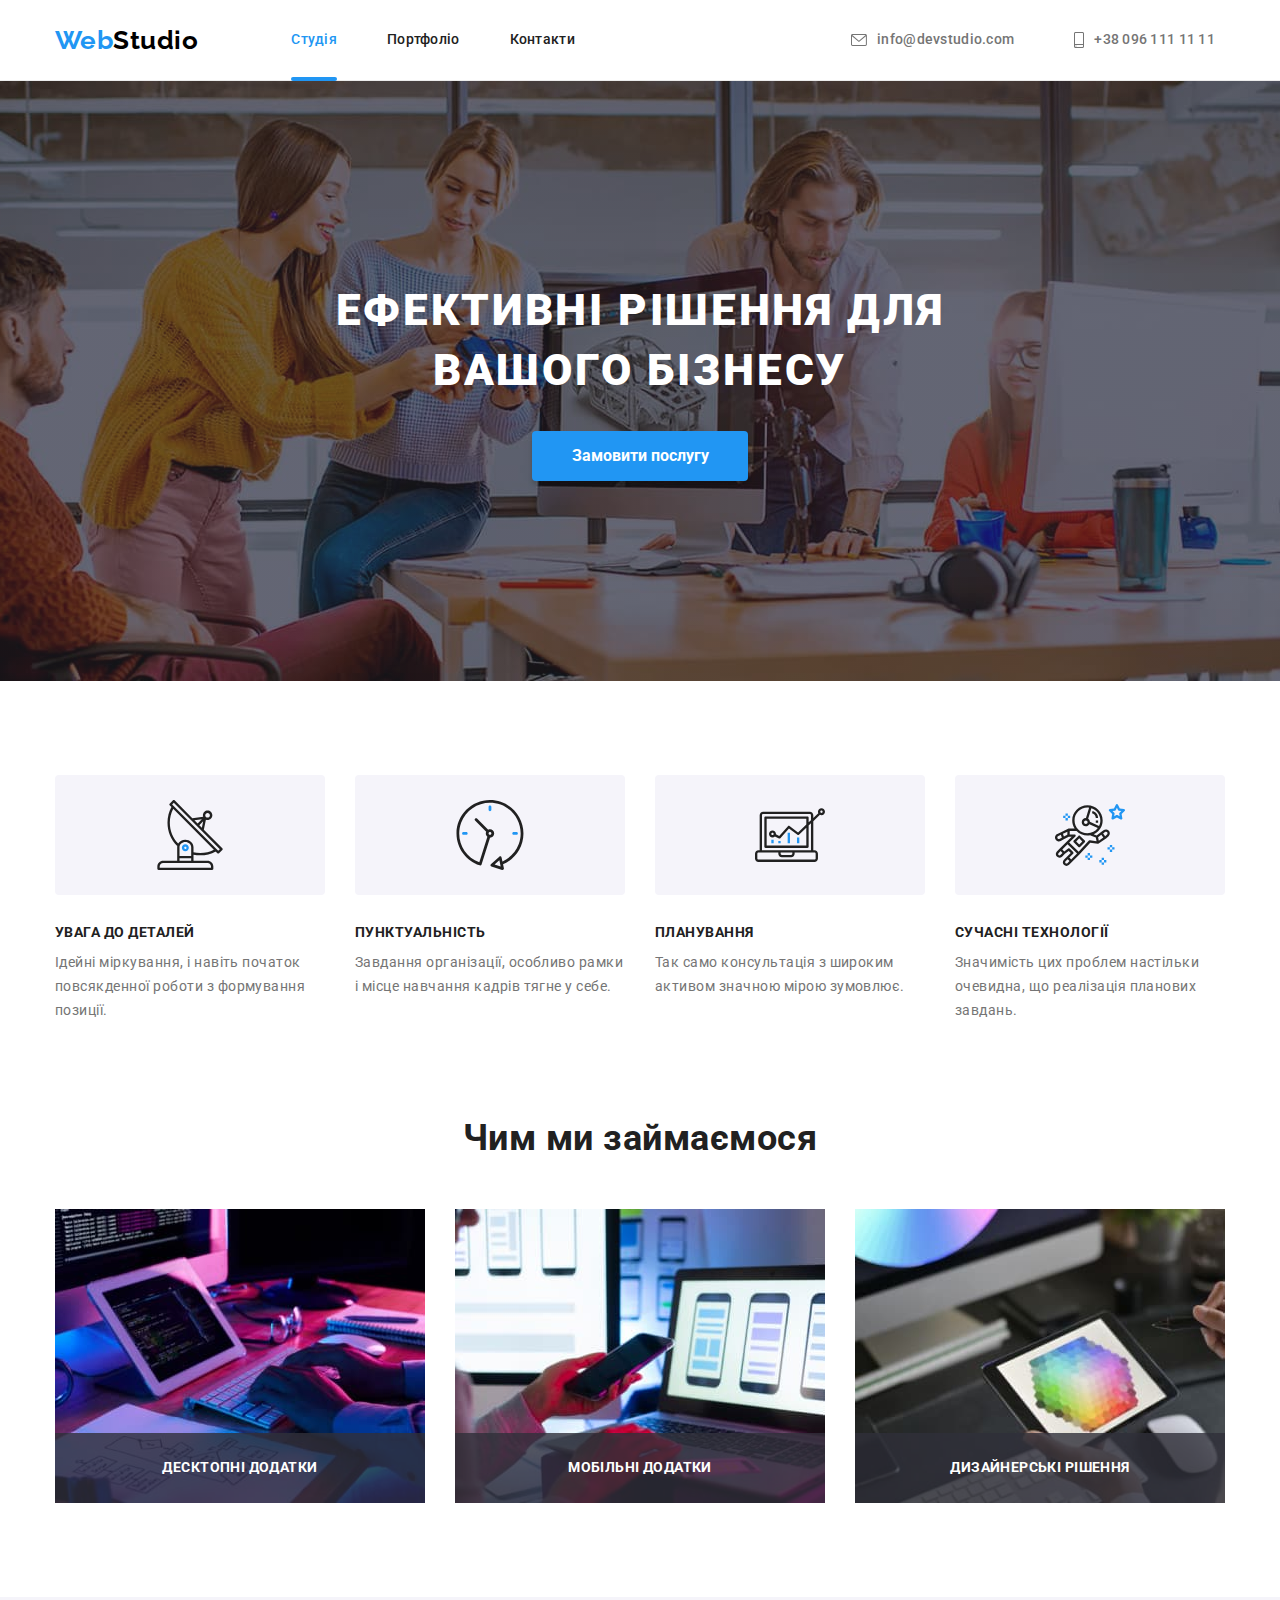
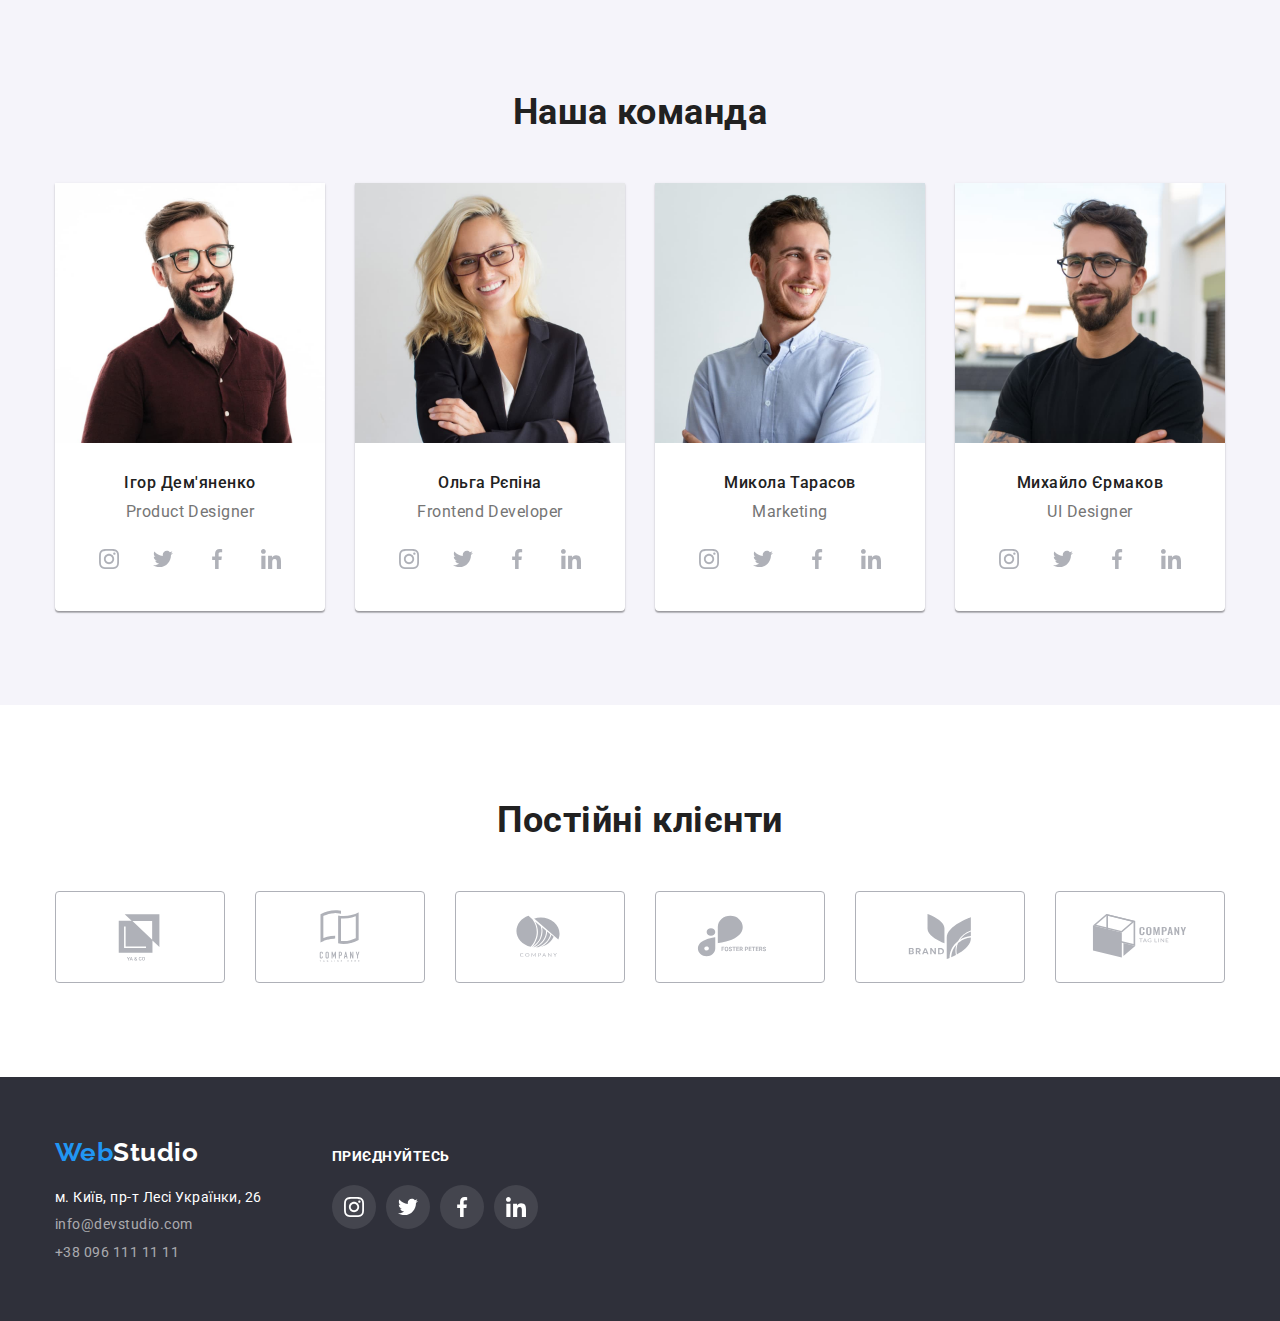
<file: index.html>
<!DOCTYPE html>
<html lang="uk">
<head>
    <meta charset="UTF-8">
    <meta http-equiv="X-UA-Compatible" content="IE=edge">
    <meta name="viewport" content="width=device-width, initial-scale=1.0">
    <title>Document</title>
    <link rel="preconnect" href="https://fonts.googleapis.com">
    <link rel="preconnect" href="https://fonts.gstatic.com">
    <link rel="preconnect" href="https://fonts.gstatic.com" crossorigin>
    <link href="https://fonts.googleapis.com/css2?family=Raleway:wght@700&family=Roboto:wght@400;500;700;900&display=swap"
        rel="stylesheet">
    <link rel="stylesheet" href="https://cdnjs.cloudflare.com/ajax/libs/modern-normalize/1.1.0/modern-normalize.min.css">
    <link rel="stylesheet" href="./css/styles.css">
</head>
<body>
    <!--Шапка сайта-->
    <header class="header">
        <div class="container main-nav">
            <nav class="header-nav">
                <a href="./index.html" class="logo-dark"> <span class="logo-blue">Web</span>Studio</a>
                <ul class="header-site-nav list">
                    <li class="item"><a class="header-link current" href="./index.html">Студія</a></li>
                    <li class="item"><a class="header-link" href="./portfolio.html">Портфоліо</a></li>
                    <li class="item"><a class="header-link" href="#">Контакти</a></li>
                </ul>
            </nav>
            <ul class="header-info-nav list">
                <li class="item">
                    <a class="header-info-link" href="mailto:info@devstudio.com">
                        <svg class="mail-link" width="16" height="12">
                            <use href="./images/icons.svg#envelope"></use>
                        </svg>
                        info@devstudio.com</a>
                </li>
                <li class="item">
                    <a class="header-info-link" href="tel:+380961111111">
                        <svg class="phone-link" width="10" height="16">
                            <use href="./images/icons.svg#smartphone"></use>
                        </svg>
                        +38 096 111 11 11</a>
                </li>
            </ul>
        </div>
    </header>
    <!--Унікальний контент-->
    <main>
        <!--Герой-->
        <section class="hero section">
            <div class="container">
            <h1 class="hero-title">Ефективні рішення для вашого бізнесу</h1>
            <button data-modal-open  type="button" class="button">Замовити послугу</button>
            </div>
        </section>
        <!--Чим ми займаємось-->
        <section class="features section"> 
            <div class="container">
            <h2 class="features-title visually-hidden">Наші особливості</h2>
            <ul class="feature-list list">
                <li class="item">
                    <div class="item-bg">
                        <svg class="feature-icon">
                            <use href="./images/icons.svg#antenna_1" ></use>
                        </svg>
                    </div>
                    <h3 class="title">Увага до деталей</h3> 
                    <p class="text">Ідейні міркування, і навіть початок повсякденної роботи з формування позиції.</p>
                </li>
                <li class="item ">
                    <div class="item-bg">
                        <svg class="feature-icon">
                            <use href="./images/icons.svg#clock_1"></use>
                        </svg>
                    </div>
                    <h3 class="title">Пунктуальність</h3>
                    <p class="text">Завдання організації, особливо рамки і місце навчання кадрів тягне у себе.</p>
                </li>
                <li class="item ">
                    <div class="item-bg">
                        <svg class="feature-icon">
                            <use href="./images/icons.svg#diagram_1"></use>
                        </svg>
                    </div>
                    <h3 class="title">Планування</h3>
                    <p class="text">Так само консультація з широким активом значною мірою зумовлює.</p>
                </li>
                <li class="item ">
                    <div class="item-bg">
                        <svg class="feature-icon">
                            <use href="./images/icons.svg#astronaut_1"></use>
                        </svg>
                    </div>
                    <h3 class="title">Сучасні технології</h3>
                    <p class="text">Значимість цих проблем настільки очевидна, що реалізація планових завдань.</p>
                </li>
            </ul>
            </div>
        </section>
        <section class="work section">
            <div class="container">
            <h2 class="work-title">Чим ми займаємося</h2>
            <ul class="list work-list">
                <li class="item"><img src="./images/img1.jpg" alt="Людина працює за комп'ютером" width="370">
                <div class="work-img-bg-for-text"><p class="work-text">Десктопні додатки</p></div></li>
                <li class="item"><img src="./images/img2.jpg" alt="Людина обирає макет для мобільної версії" width="370">
                <div class="work-img-bg-for-text"><p class="work-text">Мобільні додатки</p></div></li>
                <li class="item"><img src="./images/img3.jpg" alt="Людина обирає колір" width="370">
                <div class="work-img-bg-for-text"><p class="work-text">Дизайнерські рішення</p></div></li>
            </ul>
            </div>
        </section>
        <!--Наша команда-->
        <section class="team section">
            <div class="container">
            <h2 class="team-title">Наша команда</h2>
            <ul class="list team-list">  
                <li class="team-card">
                    <img src="./images/team_card_1.jpg" alt="Ігор Дем'яненко"  width="270">
                    <div class="team-card-bottom-part" >
                        <h3 class="title">Ігор Дем'яненко</h3>
                        <p class="team-position">Product Designer</p>
                        <ul class="team-list-link list">
                            <li>
                                <a href="#" class="team-list-item-link">
                                    <svg class="link-icon">
                                        <use href="./images/icons.svg#instagram-2"></use>
                                    </svg>
                                </a>
                            </li>
                            <li>
                                <a href="#" class="team-list-item-link">
                                    <svg class="link-icon">
                                        <use href="./images/icons.svg#twitter-1"></use>
                                    </svg>
                                </a>
                            </li>
                            <li>
                                <a href="#" class="team-list-item-link">
                                    <svg class="link-icon">
                                        <use href="./images/icons.svg#facebook-1"></use>
                                    </svg>
                                </a>
                            </li>
                            <li>
                                <a href="#" class="team-list-item-link">
                                    <svg class="link-icon">
                                        <use href="./images/icons.svg#linkedin-1"></use>
                                    </svg>
                                </a>
                            </li>
                        </ul>
                    </div>
                </li>
                <li class="team-card">
                    <img src="./images/team_card_2.jpg" alt="Ольга Рєпіна" width="270">
                    <div class="team-card-bottom-part">
                        <h3 class="title">Ольга Рєпіна</h3>
                        <p class="team-position">Frontend Developer</p>
                        <ul class="team-list-link list">
                            <li>
                                <a href="#" class="team-list-item-link">
                                    <svg class="link-icon">
                                        <use href="./images/icons.svg#instagram-2"></use>
                                    </svg>
                                </a>
                            </li>
                            <li>
                                <a href="#" class="team-list-item-link">
                                    <svg class="link-icon">
                                        <use href="./images/icons.svg#twitter-1"></use>
                                    </svg>
                                </a>
                            </li>
                            <li>
                                <a href="#" class="team-list-item-link">
                                    <svg class="link-icon">
                                        <use href="./images/icons.svg#facebook-1"></use>
                                    </svg>
                                </a>
                            </li>
                            <li>
                                <a href="#" class="team-list-item-link">
                                    <svg class="link-icon">
                                        <use href="./images/icons.svg#linkedin-1"></use>
                                    </svg>
                                </a>
                            </li>
                        </ul>
                    </div>
                </li>
                <li class="team-card">
                    <img src="./images/team_card_3.jpg" alt="Микола Тарасов" width="270">
                    <div class="team-card-bottom-part">
                        <h3 class="title">Микола Тарасов</h3>
                        <p class="team-position">Marketing</p>
                        <ul class="team-list-link list">
                            <li>
                                <a href="#" class="team-list-item-link">
                                    <svg class="link-icon">
                                        <use href="./images/icons.svg#instagram-2"></use>
                                    </svg>
                                </a>
                            </li>
                            <li>
                                <a href="#" class="team-list-item-link">
                                    <svg class="link-icon">
                                        <use href="./images/icons.svg#twitter-1"></use>
                                    </svg>
                                </a>
                            </li>
                            <li>
                                <a href="#" class="team-list-item-link">
                                    <svg class="link-icon">
                                        <use href="./images/icons.svg#facebook-1"></use>
                                    </svg>
                                </a>
                            </li>
                            <li>
                                <a href="#" class="team-list-item-link">
                                    <svg class="link-icon">
                                        <use href="./images/icons.svg#linkedin-1"></use>
                                    </svg>
                                </a>
                            </li>
                        </ul>
                    </div>
                </li>
                <li class="team-card">
                    <img src="./images/team_card_4.jpg" alt="Михайло Єрмаков" width="270">
                    <div class="team-card-bottom-part">
                        <h3 class="title">Михайло Єрмаков</h3>
                        <p class="team-position">UI Designer</p>
                        <ul class="team-list-link list">
                            <li>
                                <a href="#" class="team-list-item-link">
                                    <svg class="link-icon">
                                        <use href="./images/icons.svg#instagram-2"></use>
                                    </svg>
                                </a>
                            </li>
                            <li>
                                <a href="#" class="team-list-item-link">
                                    <svg class="link-icon">
                                        <use href="./images/icons.svg#twitter-1"></use>
                                    </svg>
                                </a>
                            </li>
                            <li>
                                <a href="#" class="team-list-item-link">
                                    <svg class="link-icon">
                                        <use href="./images/icons.svg#facebook-1"></use>
                                    </svg>
                                </a>
                            </li>
                            <li>
                                <a href="#" class="team-list-item-link">
                                    <svg class="link-icon">
                                        <use href="./images/icons.svg#linkedin-1"></use>
                                    </svg>
                                </a>
                            </li>
                        </ul>
                    </div>
                </li>
            </ul>
            </div>
        </section> 
        <section class="clients section">
            <div class="container">
                <h2 class="client-title">Постійні клієнти</h2>
                <ul class="client-list-link list">
                    <li class="item">
                        <a href="#" class="client-list-item-link">
                            <svg class="link-icon">
                                <use href="./images/icons.svg#logo1"></use>
                            </svg>
                        </a>
                    </li>
                    <li class="item">
                        <a href="#" class="client-list-item-link">
                            <svg class="link-icon">
                                <use href="./images/icons.svg#logo2"></use>
                            </svg>
                        </a>
                    </li>
                    <li class="item">
                        <a href="#" class="client-list-item-link">
                            <svg class="link-icon">
                                <use href="./images/icons.svg#logo3"></use>
                            </svg>
                        </a>
                    </li>
                    <li class="item">
                        <a href="#" class="client-list-item-link">
                            <svg class="link-icon">
                                <use href="./images/icons.svg#logo4"></use>
                            </svg>
                        </a>
                    </li>
                    <li class="item">
                        <a href="#" class="client-list-item-link">
                            <svg class="link-icon">
                                <use href="./images/icons.svg#logo5"></use>
                            </svg>
                        </a>
                    </li>
                    <li class="item">
                        <a href="#" class="client-list-item-link">
                            <svg class="link-icon">
                                <use href="./images/icons.svg#logo6"></use>
                            </svg>
                        </a>
                    </li>
                </ul>
            </div>
        </section>
    </main>
    <!--Футер-->
    <footer class="footer">
        <div class="container">
            <div class="footer-block">
                <div class="footer-address">
                    <a href="./index.html" class="logo-light"> <span class="logo-blue">Web</span>Studio</a>
                    <address class="address">
                        <ul class="list">
                            <li class="item"><a href="https://goo.gl/maps/CPtrU1FHBa2aNyZL9" target="_blank"
                                    rel="noopener noreferrer nofollow" class="address-link">м. Київ, пр-т Лесі Українки, 26</a></li>
                            <li class="item"><a href="mailto:info@devstudio.com" class="footer-info">info@devstudio.com</a></li>
                            <li class="item"><a href="tel:+380961111111" class="footer-info">+38 096 111 11 11</a></li>
                        </ul>
                    </address>
                </div>
                <div class="footer-link">
                    <p class="footer-link-title">Приєднуйтесь</p>
                    <ul class="footer-list-link list">
                        <li class="item">
                            <a href="#" class="footer-list-item-link">
                                <svg class="link-icon">
                                    <use href="./images/icons.svg#instagram-2f"></use>
                                </svg>
                            </a>
                        </li>
                        <li class="item">
                            <a href="#" class="footer-list-item-link">
                                <svg class="link-icon">
                                    <use href="./images/icons.svg#twitter-1f"></use>
                                </svg>
                            </a>
                        </li>
                        <li class="item">
                            <a href="#" class="footer-list-item-link">
                                <svg class="link-icon">
                                    <use href="./images/icons.svg#facebook-1f"></use>
                                </svg>
                            </a>
                        </li>
                        <li class="item">
                            <a href="#" class="footer-list-item-link">
                                <svg class="link-icon">
                                    <use href="./images/icons.svg#linkedin-1f"></use>
                                </svg>
                            </a>
                        </li>
                    </ul>
                </div>
            </div>
        </div>
    </footer>
    <div class="backdrop is-hidden" data-modal >
        <div class="modal">
            <button data-modal-close class="button-modal-close">
                <svg class="modal-exit">
                    <use href="./images/icons.svg#modal-exit"></use>
                </svg>
            </button>
        </div>
    </div>
    <script src="./js/modal.js"></script>
</body>
</html>
</file>
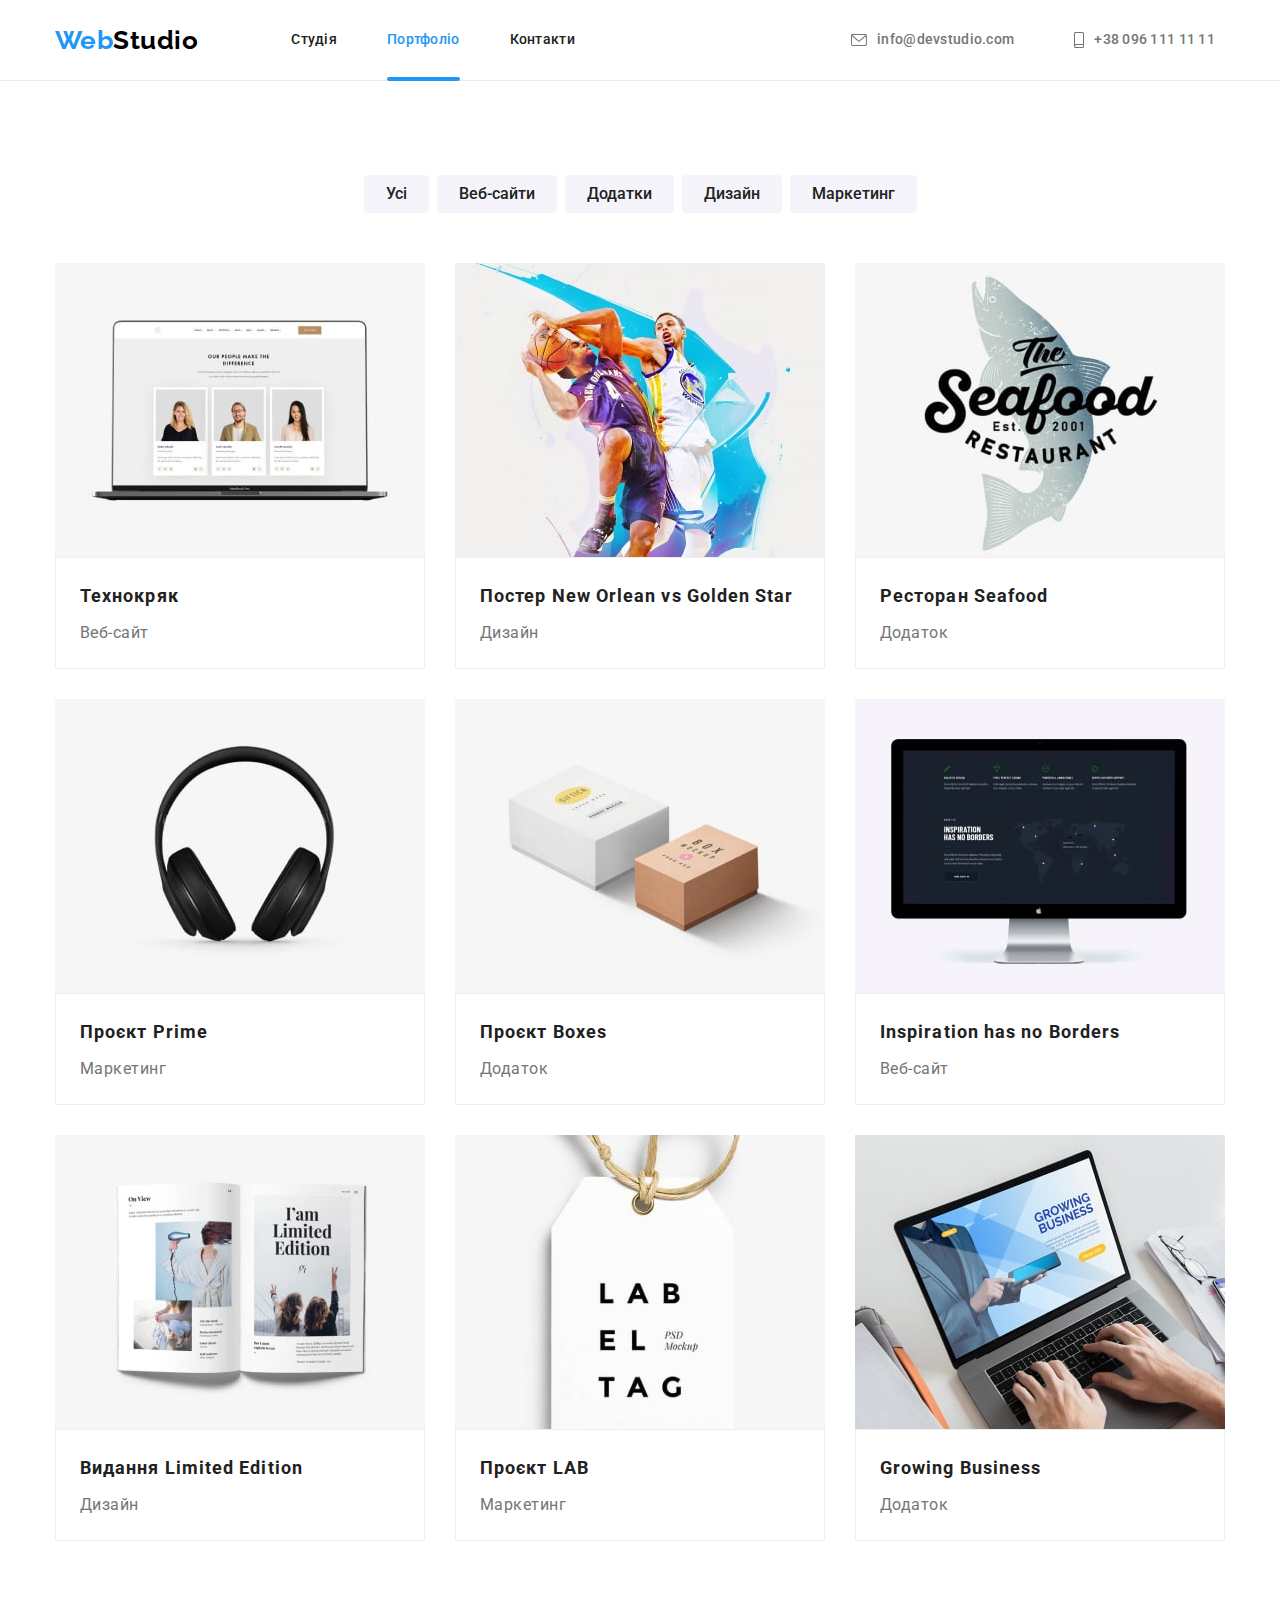
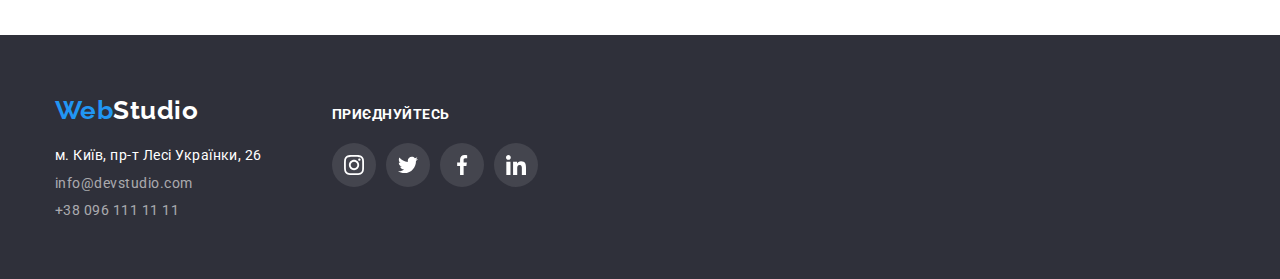
<file: portfolio.html>
<!DOCTYPE html>
<html lang="uk">
<head>
    <meta charset="UTF-8">
    <meta http-equiv="X-UA-Compatible" content="IE=edge">
    <meta name="viewport" content="width=device-width, initial-scale=1.0">
    <title>Portfolio</title>
    <link rel="preconnect" href="https://fonts.googleapis.com">
    <link rel="preconnect" href="https://fonts.gstatic.com" crossorigin>
    <link href="https://fonts.googleapis.com/css2?family=Raleway:wght@700&family=Roboto:wght@400;500;700;900&display=swap"
        rel="stylesheet">
    <link rel="stylesheet" href="https://cdnjs.cloudflare.com/ajax/libs/modern-normalize/1.1.0/modern-normalize.min.css">
    <link rel="stylesheet" href="./css/styles.css"> 
</head>
<body>
    <!--Шапка сайта-->
    <header class="header">
        <div class="container main-nav">
            <nav class="header-nav">
                <a href="./index.html" class="logo-dark"> <span class="logo-blue">Web</span>Studio</a>
                <ul class="header-site-nav list">
                    <li class="item"><a class="header-link" href="./index.html">Студія</a></li>
                    <li class="item"><a class="header-link current" href="./portfolio.html">Портфоліо</a></li>
                    <li class="item"><a class="header-link" href="#">Контакти</a></li>
                </ul>
            </nav>
            <ul class="header-info-nav list">
                <li class="item">
                    <a class="header-info-link" href="mailto:info@devstudio.com">
                        <svg class="mail-link" width="16" height="12">
                            <use href="./images/icons.svg#envelope"></use>
                        </svg>
                        info@devstudio.com</a></li>
                <li class="item">
                    <a class="header-info-link" href="tel:+380961111111">
                        <svg class="phone-link" width="10" height="16">
                            <use href="./images/icons.svg#smartphone"></use>
                        </svg>
                        +38 096 111 11 11</a></li>
            </ul>
        </div>
    </header>
    <!--Основний контент-->
    <main>
        <section class="section">
            <div class="container">
            <h1 class="visually-hidden">Портфоліо</h1>
            <ul class="list filter-list">
                <li class="item"><button type="button" class="button-filter">Усі</button> </li>
                <li class="item"><button type="button" class="button-filter">Веб-сайти</button> </li>
                <li class="item"><button type="button" class="button-filter">Додатки</button> </li>
                <li class="item"><button type="button" class="button-filter">Дизайн</button></li>
                <li class="item"><button type="button" class="button-filter">Маркетинг</button> </li>
            </ul>
            <ul class="portfolio-list list">
                <li class="item"><a href="#" class="portfolio-list-link">
                    <div class="portfolio-list-img-wrapper">
                        <img src="./images/portfolio-card1.jpg" alt="Відкритий сайт на ноутбуці" width="370">
                        <p class="portfolio-overlay">
                            Ресурс пропонує комплексні пропозиції з різним рівнем функціоналу та сервісів. Все це дозволить відвідувачу отримати
                            вичерпні відомості про компанію чи приватну особу.
                        </p>
                    </div>
                    <div class="portfolio-card-border">
                    <h2 class="title">Технокряк</h2>
                    <p>Веб-сайт</p>
                    </div>
                    </a>
                </li>
                <li class="item"><a href="#" class="portfolio-list-link">
                    <div class="portfolio-list-img-wrapper">
                        <img src="./images/portfolio-card2.jpg" alt="Два баскетболісти з м'ячем" width="370">
                        <p class="portfolio-overlay">
                            Ресурс пропонує комплексні пропозиції з різним рівнем функціоналу та сервісів. Все це дозволить відвідувачу отримати
                            вичерпні відомості про компанію чи приватну особу.
                        </p>
                    </div>
                    <div class="portfolio-card-border">
                    <h2 class="title">Постер New Orlean vs Golden Star</h2>
                    <p>Дизайн</p>
                    </div>
                    </a>
                </li>
                <li class="item"><a href="#" class="portfolio-list-link">
                    <div class="portfolio-list-img-wrapper">
                        <img src="./images/portfolio-card3.jpg" alt="Логотип ресторану" width="370">
                        <p class="portfolio-overlay">
                            Ресурс пропонує комплексні пропозиції з різним рівнем функціоналу та сервісів. Все це дозволить відвідувачу отримати
                            вичерпні відомості про компанію чи приватну особу.
                        </p>
                    </div>
                    <div class="portfolio-card-border">
                    <h2 class="title">Ресторан Seafood</h2>
                    <p>Додаток</p>
                    </div>
                    </a>
                </li>
                <li class="item"><a href="#" class="portfolio-list-link">
                    <div class="portfolio-list-img-wrapper">
                        <img src="./images/portfolio-card4.jpg" alt="Безпровідні навушники" width="370">
                        <p class="portfolio-overlay">
                            Ресурс пропонує комплексні пропозиції з різним рівнем функціоналу та сервісів. Все це дозволить відвідувачу отримати
                            вичерпні відомості про компанію чи приватну особу.
                        </p>
                    </div>
                    <div class="portfolio-card-border">
                    <h2 class="title">Проєкт Prime</h2>
                    <p>Маркетинг</p>
                    </div>
                    </a>
                </li>
                <li class="item"><a href="#" class="portfolio-list-link">
                    <div class="portfolio-list-img-wrapper">
                        <img src="./images/portfolio-card5.jpg" alt="Дві коробки" width="370">
                        <p class="portfolio-overlay">
                            Ресурс пропонує комплексні пропозиції з різним рівнем функціоналу та сервісів. Все це дозволить відвідувачу отримати
                            вичерпні відомості про компанію чи приватну особу.
                        </p>
                    </div>
                    <div class="portfolio-card-border">
                    <h2 class="title">Проєкт Boxes</h2>
                    <p>Додаток</p>
                    </div>
                    </a>
                </li>
                <li class="item"><a href="#" class="portfolio-list-link">
                    <div class="portfolio-list-img-wrapper">
                        <img src="./images/portfolio-card6.jpg" alt="Монітор комп'ютера" width="370">
                        <p class="portfolio-overlay">
                            Ресурс пропонує комплексні пропозиції з різним рівнем функціоналу та сервісів. Все це дозволить відвідувачу отримати
                            вичерпні відомості про компанію чи приватну особу.
                        </p>
                    </div>
                    <div class="portfolio-card-border">
                    <h2 class="title">Inspiration has no Borders</h2>
                    <p>Веб-сайт</p>
                    </div>
                    </a>
                </li>
                <li class="item"><a href="#" class="portfolio-list-link">
                    <div class="portfolio-list-img-wrapper">
                        <img src="./images/portfolio-card7.jpg" alt="Відкрита книга" width="370">
                        <p class="portfolio-overlay">
                            Ресурс пропонує комплексні пропозиції з різним рівнем функціоналу та сервісів. Все це дозволить відвідувачу отримати
                            вичерпні відомості про компанію чи приватну особу.
                        </p>
                    </div>
                    <div class="portfolio-card-border">
                    <h2 class="title">Видання Limited Edition</h2>
                    <p>Дизайн</p>
                    </div>
                    </a>
                </li>
                <li class="item"><a href="#" class="portfolio-list-link">
                    <div class="portfolio-list-img-wrapper">
                        <img src="./images/portfolio-card8.jpg" alt="Бірка проекту" width="370">
                        <p class="portfolio-overlay">
                            Ресурс пропонує комплексні пропозиції з різним рівнем функціоналу та сервісів. Все це дозволить відвідувачу отримати
                            вичерпні відомості про компанію чи приватну особу.
                        </p>
                    </div>
                    <div class="portfolio-card-border">
                    <h2 class="title">Проєкт LAB</h2>
                    <p>Маркетинг</p>
                    </div>
                    </a>
                </li>
                <li class="item"><a href="#" class="portfolio-list-link">
                    <div class="portfolio-list-img-wrapper">
                        <img src="./images/portfolio-card9.jpg" alt="Людина працює за ноутбуком" width="370">
                        <p class="portfolio-overlay">
                            Ресурс пропонує комплексні пропозиції з різним рівнем функціоналу та сервісів. Все це дозволить відвідувачу отримати
                            вичерпні відомості про компанію чи приватну особу.
                        </p>
                    </div>
                    <div class="portfolio-card-border">
                    <h2 class="title">Growing Business</h2>
                    <p>Додаток</p>
                    </div>
                    </a>
                </li>
            </ul>
            </div>
        </section>
    </main>
    <!--Футер-->
    <footer class="footer">
        <div class="container">
            <div class="footer-block">
                <div class="footer-address">
                    <a href="./index.html" class="logo-light"> <span class="logo-blue">Web</span>Studio</a>
                    <address class="address">
                        <ul class="list">
                            <li class="item"><a href="https://goo.gl/maps/CPtrU1FHBa2aNyZL9" target="_blank"
                                    rel="noopener noreferrer nofollow" class="address-link">м. Київ, пр-т Лесі Українки,
                                    26</a></li>
                            <li class="item"><a href="mailto:info@devstudio.com" class="footer-info">info@devstudio.com</a>
                            </li>
                            <li class="item"><a href="tel:+380961111111" class="footer-info">+38 096 111 11 11</a></li>
                        </ul>
                    </address>
                </div>
                <div class="footer-link">
                    <p class="footer-link-title">Приєднуйтесь</p>
                    <ul class="footer-list-link list">
                        <li class="item">
                            <a href="#" class="footer-list-item-link">
                                <svg class="link-icon">
                                    <use href="./images/icons.svg#instagram-2f"></use>
                                </svg>
                            </a>
                        </li>
                        <li class="item">
                            <a href="#" class="footer-list-item-link">
                                <svg class="link-icon">
                                    <use href="./images/icons.svg#twitter-1f"></use>
                                </svg>
                            </a>
                        </li>
                        <li class="item">
                            <a href="#" class="footer-list-item-link">
                                <svg class="link-icon">
                                    <use href="./images/icons.svg#facebook-1f"></use>
                                </svg>
                            </a>
                        </li>
                        <li class="item">
                            <a href="#" class="footer-list-item-link">
                                <svg class="link-icon">
                                    <use href="./images/icons.svg#linkedin-1f"></use>
                                </svg>
                            </a>
                        </li>
                    </ul>
                </div>
            </div>
        </div>
    </footer>
</body>
</html>
</file>
<file: css/styles.css>
:root {
    --title-text-color: #212121;
    --body-color: #757575;
    --logo-first-part: #2196F3;
    --logo-second-part-top: #000000;
    --logo-second-part-down: #FFFFFF;
    --header-link-color: #212121;
    --link-color-focus: #2196F3;
    --header-info-link-color: #757575;
    --header-border: #ECECEC;
    --link-fill: #FFFFFF;
    --link-fill-second: #AFB1B8;
    --link-color: #2196F3;
    --footer-bg-color: #2F303A;
    --footer-info-color: rgba(255, 255, 255, 0.6) ;
    --footer-address-link: #FFFFFF;
    --bg-color: #FFFFFF;
    --hero-title-color: #FFFFFF;
    --hero-bg-color: #2F303A;
    --team-bg-color: #F5F4FA;
    --team-card-bg-color: #FFFFFF;
    --button-color: #FFFFFF;
    --button-bg-color: #2196F3;
    --buton-bg-color-focus: #188CE8;
    --button-filter-color: #212121;
    --button-filter-bg-color: #F5F4FA;
    --button-filter-focus: #FFFFFF;
    --portfolio-card-border: #EEEEEE;
    --transition-dur-and-func: 250ms cubic-bezier(0.4, 0, 0.2, 1);
}
* {
    box-sizing: border-box;
}
body {
    background-color: var(--bg-color);
    color: var(--body-color);
    font-family: 'Roboto', sans-serif;
    letter-spacing: 0.03em;
}
h2, h3, p{
    margin-top: 0;
    margin-bottom: 0;
}
img {
    display: block;
    max-width: 100%;
    height: auto;
}
.container {
    padding-left: 15px;
    padding-right: 15px;
    margin-left: auto;
    margin-right: auto;
    width: 1200px;
    /* outline: 2px solid tomato; */
}
.section {
    padding-top: 94px;
    padding-bottom: 94px;
}
.header {
    background-color: var(--bg-color); 
    align-items: center;
    border-bottom: 1px solid var(--header-border);
}
.hero {
    background-color: var(--hero-bg-color);
    text-align: center;
    padding-top: 200px;
    padding-bottom: 200px;
    background-image: linear-gradient(rgba(47, 48, 58, 0.4), rgba(47, 48, 58, 0.4)),url(../images/hero_image.jpg);
    max-width: 1600px;
    height: 600px;
    margin-left: auto;
    margin-right: auto;
    background-size: cover;
    background-position: center;
    background-repeat: no-repeat;
}
.list {
    margin: 0;
    padding: 0;
    list-style-type: none;
}   
.logo-blue {
    color: var(--logo-first-part);
}
.logo-dark{
    color: var(--logo-second-part-top);
    text-decoration: none;
    font-family: 'Raleway', sans-serif;
    font-weight: 700;
    font-size: 26px;
    line-height: 1.19;
}
.logo-light {
    color: var(--logo-second-part-down);
    text-decoration: none;
    font-family: 'Raleway',sans-serif;
    font-weight: 700;
    font-size: 26px;
    line-height: 1.19;
}
.main-nav {
    display: flex;
    align-items: center;
}
.header-nav {
    display: flex;
    align-items: center;
}
.header-site-nav {
    display: flex;
    margin-left: 93px;
}
.header-site-nav .item:not(:last-child){
    margin-right: 50px;
}

.header-site-nav .header-link {
    color: var(--header-link-color); 
}
.header-site-nav .header-link:hover,
.header-site-nav .header-link:focus {
    color: var(--link-color-focus);
}
.header-link,
.header-info-link{
    position: relative;
    font-weight: 500;
    font-size: 14px;
    line-height: 1.14;
    letter-spacing: 0.02em;
    text-decoration: none;
    padding: 32px 0;
    display: inline-block;  
    transition: color var(--transition-dur-and-func);
}
.header-info-nav {
    display: flex;
    margin-left: auto;
}
.header-info-nav .item:not(:first-child) {
    margin-left: 50px;
}
.header-info-nav .header-info-link{
    color: var(--header-info-link-color);
    fill: currentColor;
}
.header-info-nav .header-info-link:hover,
.header-info-nav .header-info-link:focus {
    color: var(--link-color-focus);
}
.header-site-nav .header-link.current {
    color: var(--link-color-focus);
    opacity: 1;
}
.current::after {
    content: '';
    position: absolute;
    left: 0;
    bottom: -1px;

    width: 100%;
    height: 4px;
    display: block;
    background-color: var(--link-color);
    border-radius: 2px;
}
.header-info-nav .item{
    display: flex;
    margin-right: 10px;
}

/* header decoration */

.header-info-link {
    display: flex;
    align-items: center;
}
.mail-link, 
.phone-link {
    margin-right: 10px;
}
.hero-title {
    color: var(--hero-title-color);
    text-transform: uppercase;
    font-weight: 900;
    font-size: 44px;
    line-height: 1.36;
    letter-spacing: 0.06em;
    margin-top: 0;
    margin-bottom: 30px;
    margin-left: auto;
    margin-right: auto;
    text-align: center;
    width: 696px;
}
.button {
    color: var(--button-color);
    background-color: var(--button-bg-color);
    font-family: inherit;
    font-weight: 700;
    font-size: 16px;
    line-height: 1.88;
    cursor: pointer;
    border: none;
    box-shadow: 0px 4px 4px rgba(0, 0, 0, 0.15);
    border-radius: 4px;
    padding: 10px 32px;
    width: 216px;
    transition: background-color var(--transition-dur-and-func);
}

/* Main */

.button:hover,
.button:focus {
    background-color: var(--buton-bg-color-focus);
    box-shadow: 0px 4px 4px rgba(0, 0, 0, 0.15);
    border-radius: 4px;
}
.features {
    padding-bottom: 0;
}
.feature-list {
    display: flex;
}
.feature-list .item {
    width: 270px;
}
.item-bg {
    padding: 0;
    width: 100%;
    height: 120px;
    display: flex;
    align-items: center;
    justify-content: center;
    background-color: var(--team-bg-color);
    border-radius: 4px;
    margin-bottom: 30px; 
}
.feature-icon {
    width: 70px;
    height: 70px;
    display: block;
}
.feature-list .item:not(:last-child) {
    margin-right: 30px;
}
.feature-list .title {
    text-transform: uppercase;
    font-weight: 700;
    font-size: 14px;
    line-height: 1.14; 
    margin-bottom: 10px;   
}
.feature-list .text {
    font-weight: 400;
    font-size: 14px;
    line-height: 1.71;
}
.team {
    background-color: var(--team-bg-color);
}
.work-list {
    display: flex;
}
.work-list>.item {
    position: relative;
    width: 370px;
}
.work-list>.item:not(:last-child){
    margin-right: 30px;
}
.work-title {
    text-align: center;
    font-weight: 700;
    font-size: 36px;
    line-height: 1.17;
}
.work-img-bg-for-text {
    position: absolute;
    width: 370px;
    height: 70px;
    bottom: 0px;
    background: rgba(47, 48, 58, 0.8);
    display: flex;
    justify-content: center;
    align-items: center;
}
.work-text{
    font-weight: 700;
    font-size: 14px;
    line-height: 1.14;
    letter-spacing: 0.03em;
    text-transform: uppercase;
    color: var(--hero-title-color);
}
.team-list{
    display: flex;
}
.team-list>.team-card:not(:last-child) {
    margin-right: 30px;
}
.team-title {
    font-weight: 700;
    font-size: 36px;
    line-height: 1.17;
    text-align: center;
}
.team-list-link{
    display: flex;
    justify-content: space-between;
    margin: 0 auto;
}
.team-list-item-link {
    display: flex;
    align-items: center;
    justify-content: center;
    height: 44px;
    width: 44px;
    border-radius: 50%;
    fill: var(--link-fill-second);
    transition: fill var(--transition-dur-and-func), background-color var(--transition-dur-and-func);
}
.team-list-item-link:not(:last-child) {
    margin-right: 10px;
}
.link-icon {
    width: 20px;
    height: 20px;
}
.team-list-item-link:hover,
.team-list-item-link:focus{
    background-color: var(--link-color);
    fill: var(--link-fill);
}
.features-title, 
.work-title, 
.team-title,
.client-title {
    color: var(--title-text-color);
    margin-bottom: 50px;
}
.client-title {
    text-align: center;
    font-weight: 700;
    font-size: 36px;
    line-height: 1.17;
}
.client-list-item {
    display: flex;
}
.client-list-link {
    display: flex;
    justify-content: space-between;
    margin: 0 auto;
}
.client-list-item-link {
    display: flex;
    align-items: center;
    justify-content: center;
    height: 92px;
    width: 170px;
    border: 1px solid var(--link-fill-second);
    border-radius: 4px;
    fill: var(--link-fill-second);
    transition: fill var(--transition-dur-and-func), border-color var(--transition-dur-and-func);
}
.client-list-item-link:not(:last-child) {
    margin-right: 30px;
}
.client-list-item-link .link-icon {
    width: 106px;
    height: 60px;
}
.client-list-item-link:hover,
.client-list-item-link:focus {
    border-color: var(--link-color-focus);
    fill: var(--link-color-focus);
}
.visually-hidden {
    position: absolute;
    white-space: nowrap;
    width: 1px;
    height: 1px;
    overflow: hidden;
    border: 0;
    padding: 0;
    clip: rect(0 0 0 0);
    clip-path: inset(50%);
    margin: -1px;
}
.team-card {
    background-color: var(--team-card-bg-color);
    display: block;
    width: 270px;
    box-shadow: 0px 1px 3px rgba(0, 0, 0, 0.12), 0px 1px 1px rgba(0, 0, 0, 0.14), 0px 2px 1px rgba(0, 0, 0, 0.2);
    border-radius: 0px 0px 4px 4px;
}
.team-card .title {
    text-align: center;
    font-weight: 500;
    font-size: 16px;
    line-height: 1.19;
}
.team-position {
    text-align: center;
    font-size: 16px;
    line-height: 1.19;
    margin-top: 10px;
    margin-bottom: 16px;
}
.team-card-bottom-part {
    padding: 30px 32px;
}
.title {
    color: var(--title-text-color);
}

/* Footer */

.footer {
    background-color: var(--footer-bg-color);
    padding-top: 60px;
    padding-bottom: 60px;
}
.address {
    font-style: normal;
    margin-top: 20px;
}
.address .item:not(:last-child) {
    margin-bottom: 9px;
}
.address-link {
    color: var(--footer-address-link) ;
    text-decoration: none;
    font-weight: 400;
    font-size: 14px;
    line-height: 1.17;
}
.footer-info {
    color: var(--footer-info-color);
    text-decoration: none;
    font-weight: 400;
    font-size: 14px;
    line-height: 1.17;
    display: inline-block;
    transition: color var(--transition-dur-and-func);
}
.footer-info:hover,
.footer-info:focus {
    color: var(--link-color-focus);
}
.footer{
    display: flex;
    align-items: baseline;
}
.footer-block {
    display: flex;
    align-items: baseline;
}
.footer-link {
    display: inline-block;
    align-items: baseline;
    margin-left: 70px;
}
.footer-link-title {
    color: var(--link-fill);
    text-transform: uppercase;
    font-weight: 700;
    font-size: 14px;
    line-height: 1.14;
    margin-bottom: 20px;
}
.footer-list-link {
    display: flex;
    justify-content: space-between;
    margin: 0 auto;
}
.footer-list-item-link {
    display: flex;
    align-items: center;
    justify-content: center;
    height: 44px;
    width: 44px;
    border-radius: 50%;
    background-color: rgba(255, 255, 255, 0.1);
    fill: var(--link-fill);
    transition: background-color var(--transition-dur-and-func);
}
.footer-list-link .item:not(:last-child) {
    margin-right: 10px;
}
.footer-list-item-link .link-icon {
    width: 20px;
    height: 20px;
}
.footer-list-item-link:hover,
.footer-list-item-link:focus {
    background-color: var(--link-color-focus);
    fill: var(--link-fill);
}
/* Portfolio */
.filter-list {
    display: flex;
    justify-content:center;
}
.filter-list .item:not(:last-child) {
    margin-right: 8px;
}
.button-filter {
    color: var(--button-filter-color) ;
    background-color: var(--button-filter-bg-color);
    font-family: inherit;
    font-weight: 500;
    font-size: 16px;
    line-height: 1.63;
    cursor: pointer;
    border-radius: 4px;
    border: none;
    padding: 6px 22px;
    transition: color var(--transition-dur-and-func), background-color var(--transition-dur-and-func), box-shadow var(--transition-dur-and-func);
}
.button-filter:hover,
.button-filter:focus {
    color: var(--button-filter-focus);
    background-color: var(--link-color-focus);
    box-shadow: 0px 3px 1px rgba(0, 0, 0, 0.1), 0px 1px 2px rgba(0, 0, 0, 0.08), 0px 2px 2px rgba(0, 0, 0, 0.12);
}
.portfolio-list {
    margin-top: 50px;
    display: flex;
    flex-wrap: wrap;
    margin-right: -30px;
    margin-bottom: -30px;
}
.portfolio-list .item {
    width: 370px;
    margin-right: 30px;
    margin-bottom: 30px; 
}
.portfolio-list-link:hover,
.portfolio-list-link:focus {
    box-shadow: 0px 1px 1px rgba(0, 0, 0, 0.12),
    0px 4px 4px rgba(0, 0, 0, 0.06),
    1px 4px 6px rgba(0, 0, 0, 0.16);
}
.portfolio-list-link {
    text-decoration: none;
    display: inline-block;
    transition: box-shadow var(--transition-dur-and-func);
}
.portfolio-list .title{
    font-weight: 700;
    font-size: 18px;
    line-height: 2;
    letter-spacing: 0.06em;
}
.portfolio-card-border p {
   color:var(--body-color);
    font-weight: 400;
    font-size: 16px;
    line-height: 1.88;
    margin-top: 4px;
}
.portfolio-list-img-wrapper {
    position: relative;
    overflow: hidden;
}
.portfolio-overlay {
    position: absolute ;
    top: 0;
    left: 0;
    height: 100%;
    width: 100%;
    color: var(--hero-title-color);
    background-color: rgba(33, 150, 243, 0.9);
    font-weight: 400;
    font-size: 18px;
    line-height: 1.55;
    letter-spacing: 0.03em;
    padding: 63px 24px;
    overflow: auto;
    transform: translateY(100%);
    transition: transform var(--transition-dur-and-func);
}
.portfolio-list-link:hover .portfolio-overlay,
.portfolio-list-link:focus .portfolio-overlay {
    transform: translateY(0%);
}
.portfolio-card-border {
    width: 370px;
    padding: 20px 24px;
    border: 1px solid var(--portfolio-card-border);
}

/* Modal window */

.backdrop {
    position: fixed;
    top: 0;
    left: 0;
    width: 100%;
    height: 100%;
    background-color: rgba(0, 0, 0, 0.2);
    z-index: 100;
    opacity: 1;
    transition: opacity var(--transition-dur-and-func), visibility var(--transition-dur-and-func);
}
.backdrop.is-hidden {
    visibility: hidden;
    opacity: 0;
    pointer-events: none;
}
.modal {
    position: absolute;
    top: 50%;
    left: 50%;
    transform: translate(-50%, -50%);
    min-width: 528px;
    min-height: 581px;
    
    background-color: var(--bg-color);
    box-shadow: 0px 1px 3px rgba(0, 0, 0, 0.12), 0px 1px 1px rgba(0, 0, 0, 0.14), 0px 2px 1px rgba(0, 0, 0, 0.2);
    border-radius: 4px;
}
.button-modal-close {
    position: absolute;
    top: 8px;
    right: 8px;
    background-color: transparent;
    width: 30px;
    height: 30px;
    border: 1px solid rgba(0, 0, 0, 0.1);
    cursor: pointer;
    padding: 0;
    border-radius: 50%;
    display: flex;
    justify-content: center;
    align-items: center;
}
.modal-exit {
    width: 18px;
    height: 18px;
}
</file>
